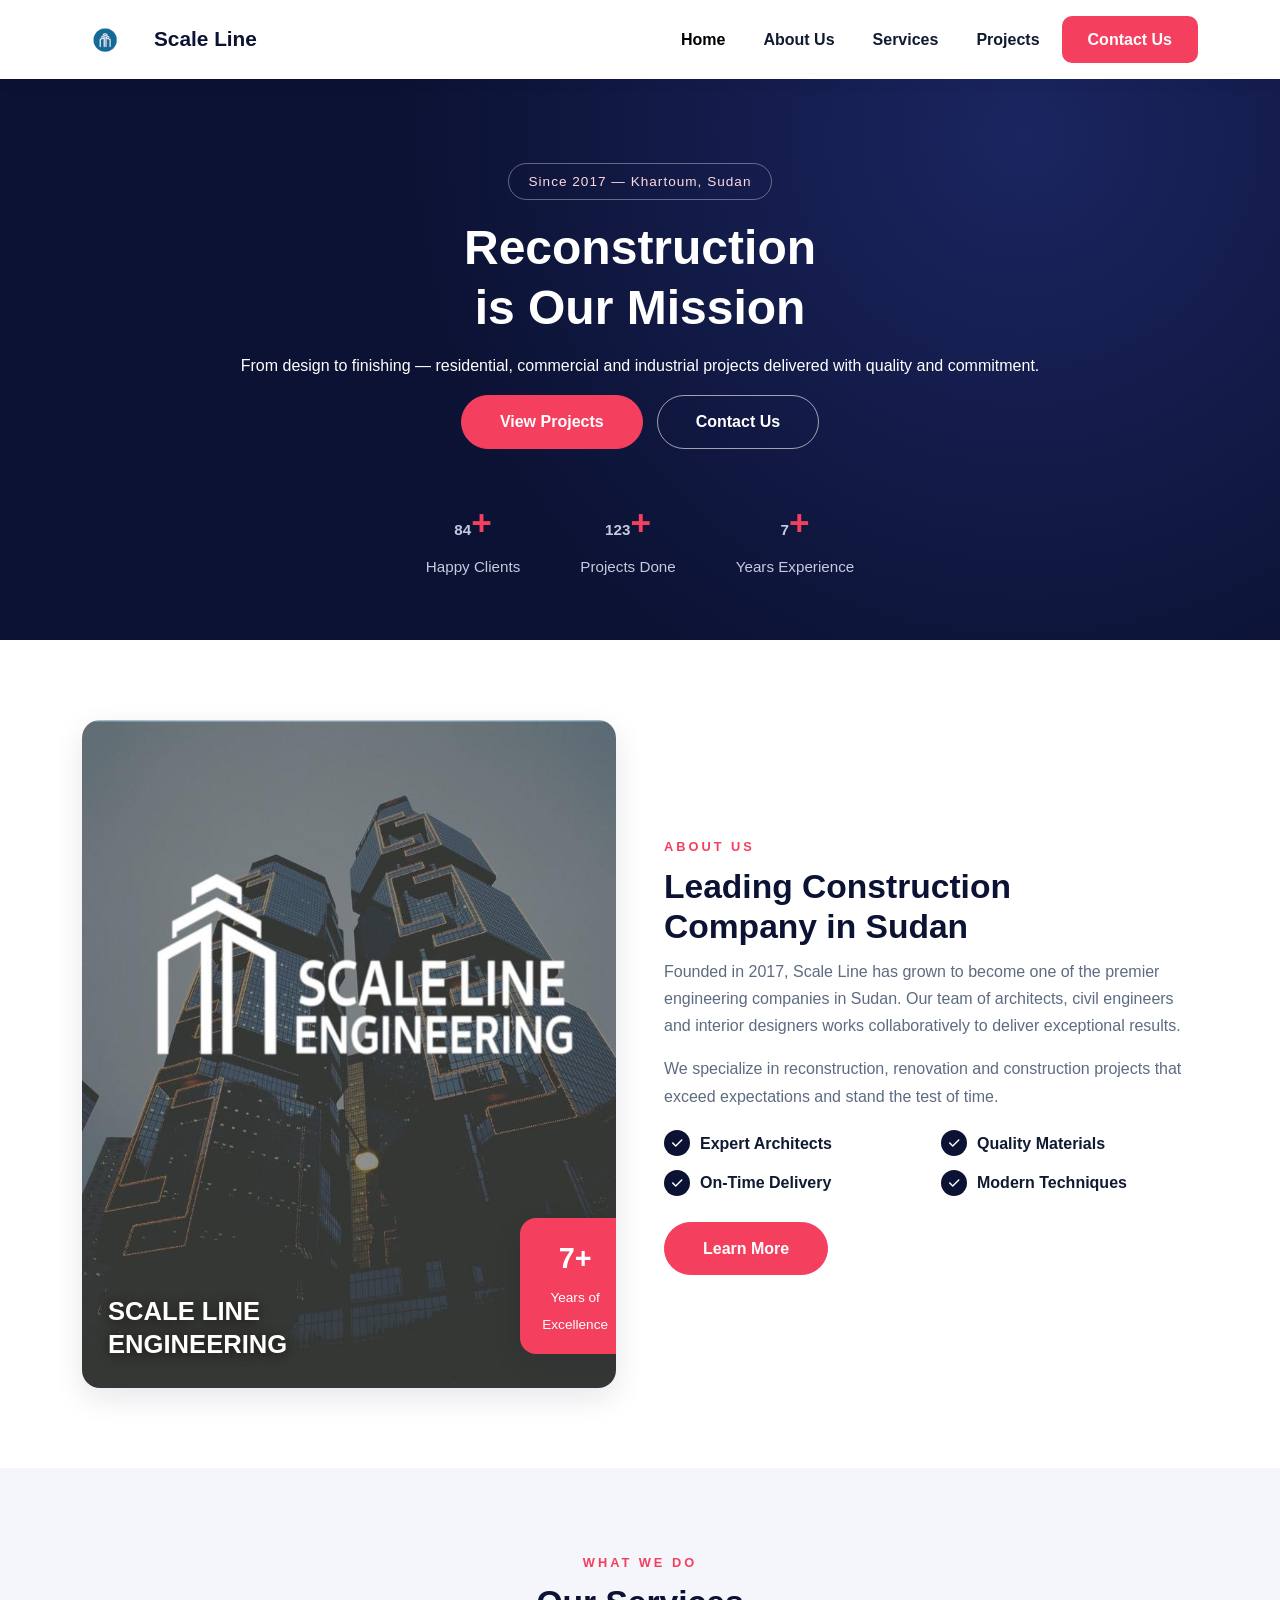
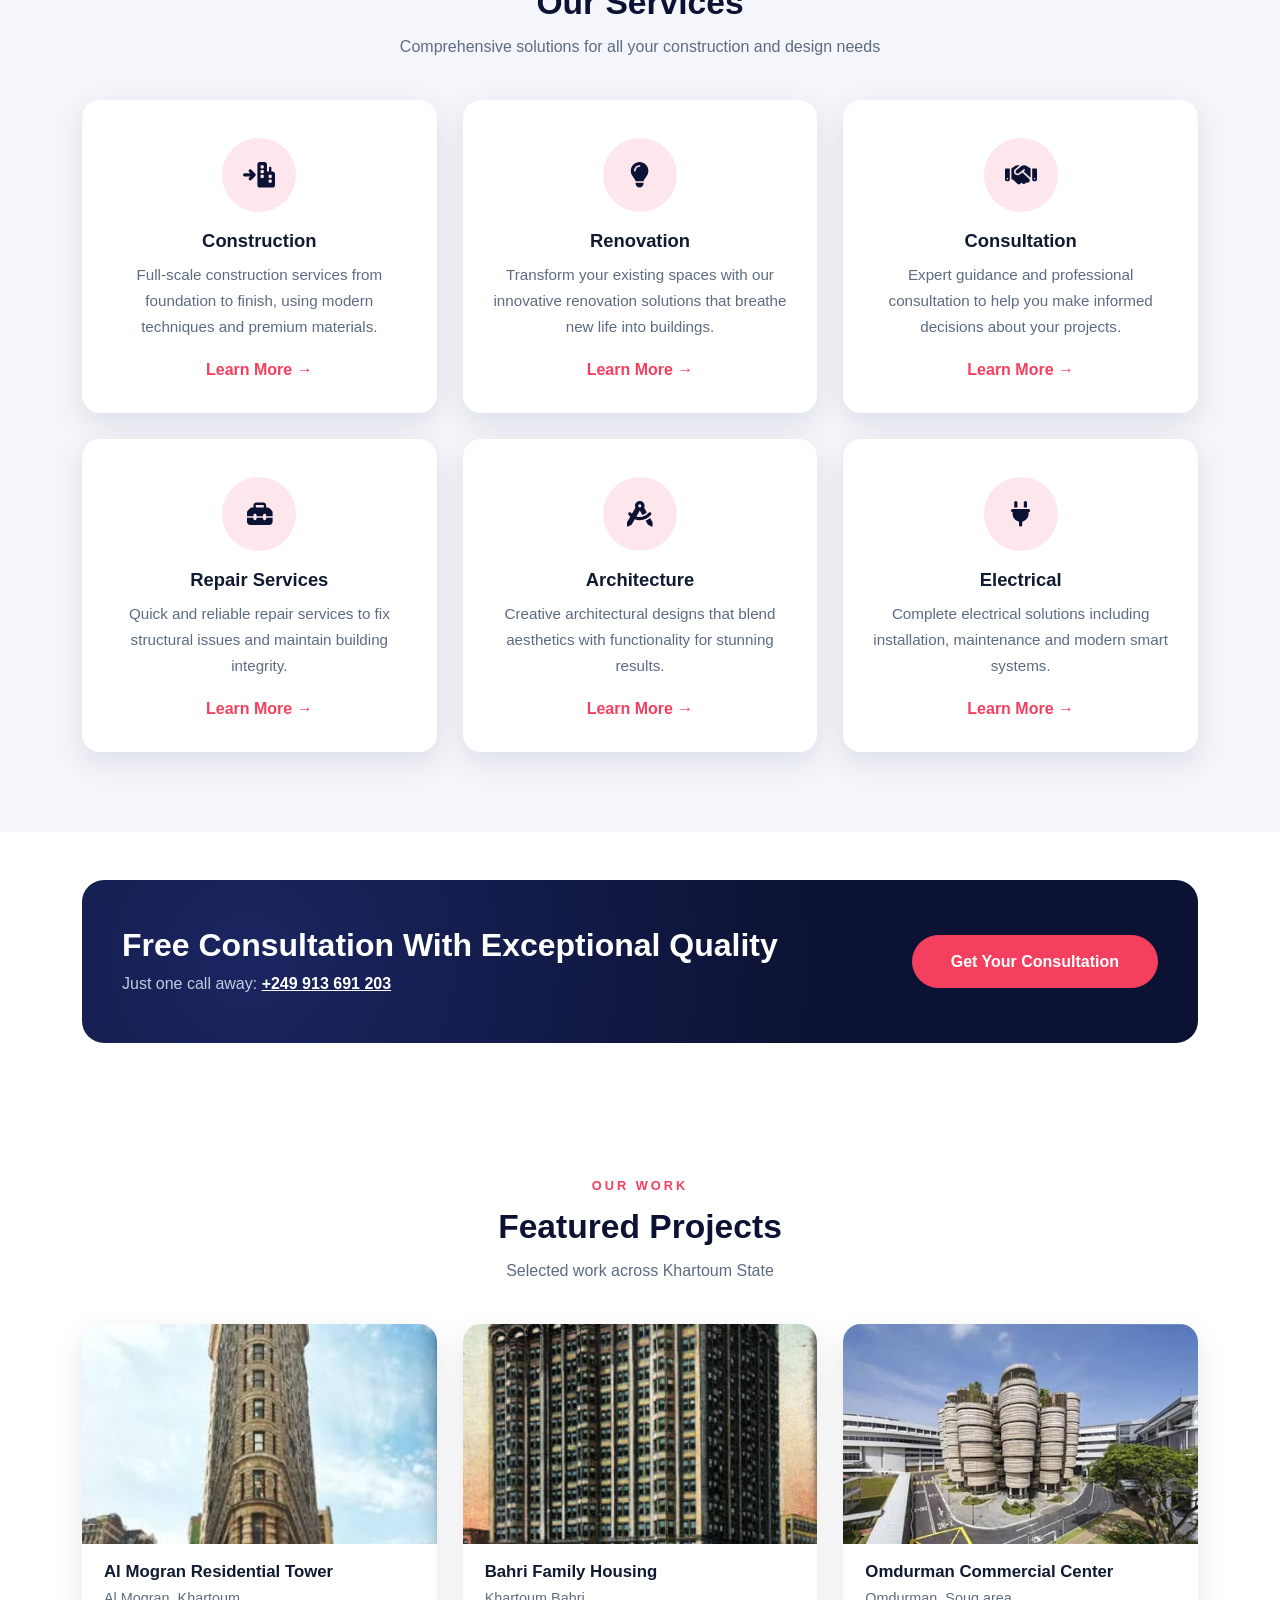
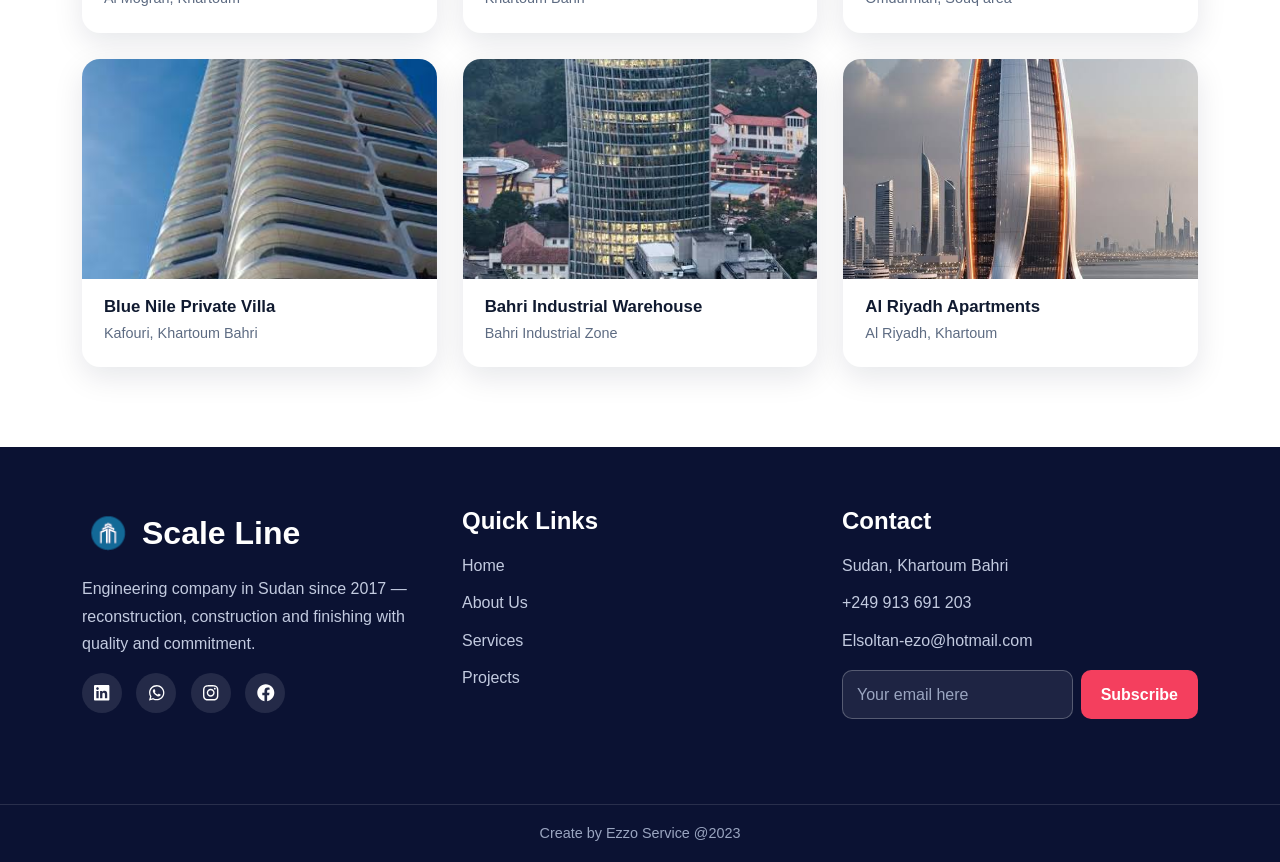
<file: index.html>
<!DOCTYPE html>
<html lang="en">
<head>
    <meta charset="UTF-8">
    <meta name="viewport" content="width=device-width, initial-scale=1.0">
    <meta name="description" content="Scale Line — leading construction company in Sudan since 2017. Construction, renovation, consultation, architecture and finishing.">
    <title>Scale Line | Leading Construction Company in Sudan</title>
    <link rel="stylesheet" href="Css/bootstrap.min.css">
    <link rel="stylesheet" href="Css/all.min.css">
    <link rel="stylesheet" href="Css/style.css">
</head>
<body>

    <nav class="navbar navbar-expand-lg sticky-top">
        <div class="container">
            <a class="logo" href="#home">
                <img class="navbar-brand" src="Images/icon.png" alt="Scale Line logo">
                <h2>Scale Line</h2>
            </a>
            <button class="navbar-toggler" type="button" data-bs-toggle="collapse" data-bs-target="#main" aria-controls="main" aria-expanded="false" aria-label="Toggle navigation">
                <i class="fa-solid fa-bars"></i>
            </button>
            <div class="collapse navbar-collapse" id="main">
                <ul class="navbar-nav ms-auto mb-2 mb-lg-0 align-items-lg-center">
                    <li class="nav-item"><a class="nav-link p-2 p-lg-3 active" aria-current="page" href="#home">Home</a></li>
                    <li class="nav-item"><a class="nav-link p-2 p-lg-3" href="#about">About Us</a></li>
                    <li class="nav-item"><a class="nav-link p-2 p-lg-3" href="#services">Services</a></li>
                    <li class="nav-item"><a class="nav-link p-2 p-lg-3" href="#projects">Projects</a></li>
                    <li class="nav-item"><a class="nav-link p-2 p-lg-3 btn-nav" href="#contact">Contact Us</a></li>
                </ul>
            </div>
        </div>
    </nav>

    <header class="hero" id="home">
        <div class="container">
            <span class="hero-badge">Since 2017 — Khartoum, Sudan</span>
            <h1>Reconstruction<br>is Our Mission</h1>
            <p>From design to finishing — residential, commercial and industrial projects delivered with quality and commitment.</p>
            <div class="hero-cta">
                <a class="btn-coral" href="#projects">View Projects</a>
                <a class="btn-outline-w" href="#contact">Contact Us</a>
            </div>
            <div class="hero-stats">
                <div><b><span data-count="84">0</span>+</b><span>Happy Clients</span></div>
                <div><b><span data-count="123">0</span>+</b><span>Projects Done</span></div>
                <div><b><span data-count="7">0</span>+</b><span>Years Experience</span></div>
            </div>
        </div>
    </header>

    <section class="about-sec" id="about">
        <div class="container">
            <div class="row align-items-center g-5">
                <div class="col-lg-6">
                    <div class="about-img">
                        <img src="Images/Abuot.jpg" alt="Scale Line engineering team at work">
                        <div class="logo-overlay">SCALE LINE<br>ENGINEERING</div>
                        <div class="about-badge"><b>7+</b><span>Years of<br>Excellence</span></div>
                    </div>
                </div>
                <div class="col-lg-6">
                    <span class="kicker">About Us</span>
                    <h2 class="sec-title">Leading Construction<br>Company in Sudan</h2>
                    <p class="sec-sub">Founded in 2017, Scale Line has grown to become one of the premier engineering companies in Sudan. Our team of architects, civil engineers and interior designers works collaboratively to deliver exceptional results.</p>
                    <p class="sec-sub">We specialize in reconstruction, renovation and construction projects that exceed expectations and stand the test of time.</p>
                    <ul class="about-list">
                        <li><span class="tick"><i class="fa-solid fa-check"></i></span>Expert Architects</li>
                        <li><span class="tick"><i class="fa-solid fa-check"></i></span>Quality Materials</li>
                        <li><span class="tick"><i class="fa-solid fa-check"></i></span>On-Time Delivery</li>
                        <li><span class="tick"><i class="fa-solid fa-check"></i></span>Modern Techniques</li>
                    </ul>
                    <a class="btn-coral" href="About.html">Learn More</a>
                </div>
            </div>
        </div>
    </section>

    <section class="services-sec" id="services">
        <div class="container">
            <span class="kicker">What We Do</span>
            <h2 class="sec-title">Our Services</h2>
            <p class="sec-sub">Comprehensive solutions for all your construction and design needs</p>
            <div class="svc-grid">
                <div class="svc-card">
                    <div class="svc-icon"><i class="fa-solid fa-arrow-right-to-city"></i></div>
                    <h3>Construction</h3>
                    <p>Full-scale construction services from foundation to finish, using modern techniques and premium materials.</p>
                    <a href="#contact">Learn More →</a>
                </div>
                <div class="svc-card">
                    <div class="svc-icon"><i class="fa-solid fa-lightbulb"></i></div>
                    <h3>Renovation</h3>
                    <p>Transform your existing spaces with our innovative renovation solutions that breathe new life into buildings.</p>
                    <a href="#contact">Learn More →</a>
                </div>
                <div class="svc-card">
                    <div class="svc-icon"><i class="fa-solid fa-handshake"></i></div>
                    <h3>Consultation</h3>
                    <p>Expert guidance and professional consultation to help you make informed decisions about your projects.</p>
                    <a href="#contact">Learn More →</a>
                </div>
                <div class="svc-card">
                    <div class="svc-icon"><i class="fa-solid fa-toolbox"></i></div>
                    <h3>Repair Services</h3>
                    <p>Quick and reliable repair services to fix structural issues and maintain building integrity.</p>
                    <a href="#contact">Learn More →</a>
                </div>
                <div class="svc-card">
                    <div class="svc-icon"><i class="fa-solid fa-compass-drafting"></i></div>
                    <h3>Architecture</h3>
                    <p>Creative architectural designs that blend aesthetics with functionality for stunning results.</p>
                    <a href="#contact">Learn More →</a>
                </div>
                <div class="svc-card">
                    <div class="svc-icon"><i class="fa-solid fa-plug"></i></div>
                    <h3>Electrical</h3>
                    <p>Complete electrical solutions including installation, maintenance and modern smart systems.</p>
                    <a href="#contact">Learn More →</a>
                </div>
            </div>
        </div>
    </section>

    <div class="container my-5">
        <div class="consult-band">
            <div>
                <h2>Free Consultation With Exceptional Quality</h2>
                <p>Just one call away: <a href="tel:+249913691203" dir="ltr">+249 913 691 203</a></p>
            </div>
            <a class="btn-coral" href="#contact">Get Your Consultation</a>
        </div>
    </div>

    <section class="projects-sec" id="projects">
        <div class="container">
            <span class="kicker">Our Work</span>
            <h2 class="sec-title">Featured Projects</h2>
            <p class="sec-sub">Selected work across Khartoum State</p>
            <div class="proj-grid">
                <div class="proj-card">
                    <img src="Images/project1.jpeg" alt="Al Mogran residential tower in Khartoum" loading="lazy">
                    <div class="proj-body"><h3>Al Mogran Residential Tower</h3><p>Al Mogran, Khartoum</p></div>
                </div>
                <div class="proj-card">
                    <img src="Images/project2.jpeg" alt="Bahri family housing complex" loading="lazy">
                    <div class="proj-body"><h3>Bahri Family Housing</h3><p>Khartoum Bahri</p></div>
                </div>
                <div class="proj-card">
                    <img src="Images/project3.jpeg" alt="Omdurman commercial center" loading="lazy">
                    <div class="proj-body"><h3>Omdurman Commercial Center</h3><p>Omdurman, Souq area</p></div>
                </div>
                <div class="proj-card">
                    <img src="Images/project4.jpeg" alt="Blue Nile private villa" loading="lazy">
                    <div class="proj-body"><h3>Blue Nile Private Villa</h3><p>Kafouri, Khartoum Bahri</p></div>
                </div>
                <div class="proj-card">
                    <img src="Images/project5.jpeg" alt="Bahri industrial warehouse" loading="lazy">
                    <div class="proj-body"><h3>Bahri Industrial Warehouse</h3><p>Bahri Industrial Zone</p></div>
                </div>
                <div class="proj-card">
                    <img src="Images/project6.jpeg" alt="Riyadh district apartments in Khartoum" loading="lazy">
                    <div class="proj-body"><h3>Al Riyadh Apartments</h3><p>Al Riyadh, Khartoum</p></div>
                </div>
            </div>
        </div>
    </section>

    <footer id="contact">
        <div class="container">
            <div class="row g-4">
                <div class="col-md-4 foot-brand">
                    <div class="d-flex align-items-center gap-2 mb-3">
                        <img src="Images/icon.png" alt="Scale Line logo">
                        <h2 class="mb-0">Scale Line</h2>
                    </div>
                    <p>Engineering company in Sudan since 2017 — reconstruction, construction and finishing with quality and commitment.</p>
                    <div class="social-icon">
                        <a href="#" aria-label="LinkedIn"><i class="fab fa-linkedin"></i></a>
                        <a href="https://wa.me/249913691203" aria-label="WhatsApp"><i class="fab fa-whatsapp"></i></a>
                        <a href="#" aria-label="Instagram"><i class="fa-brands fa-instagram"></i></a>
                        <a href="#" aria-label="Facebook"><i class="fa-brands fa-facebook"></i></a>
                    </div>
                </div>
                <div class="col-md-4">
                    <h4>Quick Links</h4>
                    <ul>
                        <li><a href="#home">Home</a></li>
                        <li><a href="#about">About Us</a></li>
                        <li><a href="#services">Services</a></li>
                        <li><a href="#projects">Projects</a></li>
                    </ul>
                </div>
                <div class="col-md-4">
                    <h4>Contact</h4>
                    <ul>
                        <li>Sudan, Khartoum Bahri</li>
                        <li><a href="tel:+249913691203" dir="ltr">+249 913 691 203</a></li>
                        <li><a href="mailto:Elsoltan-ezo@hotmail.com">Elsoltan-ezo@hotmail.com</a></li>
                    </ul>
                    <form class="newsletter-form" id="newsletter-form">
                        <label class="visually-hidden" for="newsletter-email">Email address</label>
                        <input id="newsletter-email" type="email" placeholder="Your email here" required>
                        <button type="submit">Subscribe</button>
                    </form>
                    <p class="newsletter-msg" role="status"></p>
                </div>
            </div>
        </div>
        <div class="signature">
            <p>Create by Ezzo Service @2023</p>
        </div>
    </footer>

    <script src="Js/bootstrap.bundle.min.js"></script>
    <script src="Js/all.min.js"></script>
    <script src="Js/style.js"></script>
</body>
</html>
</file>
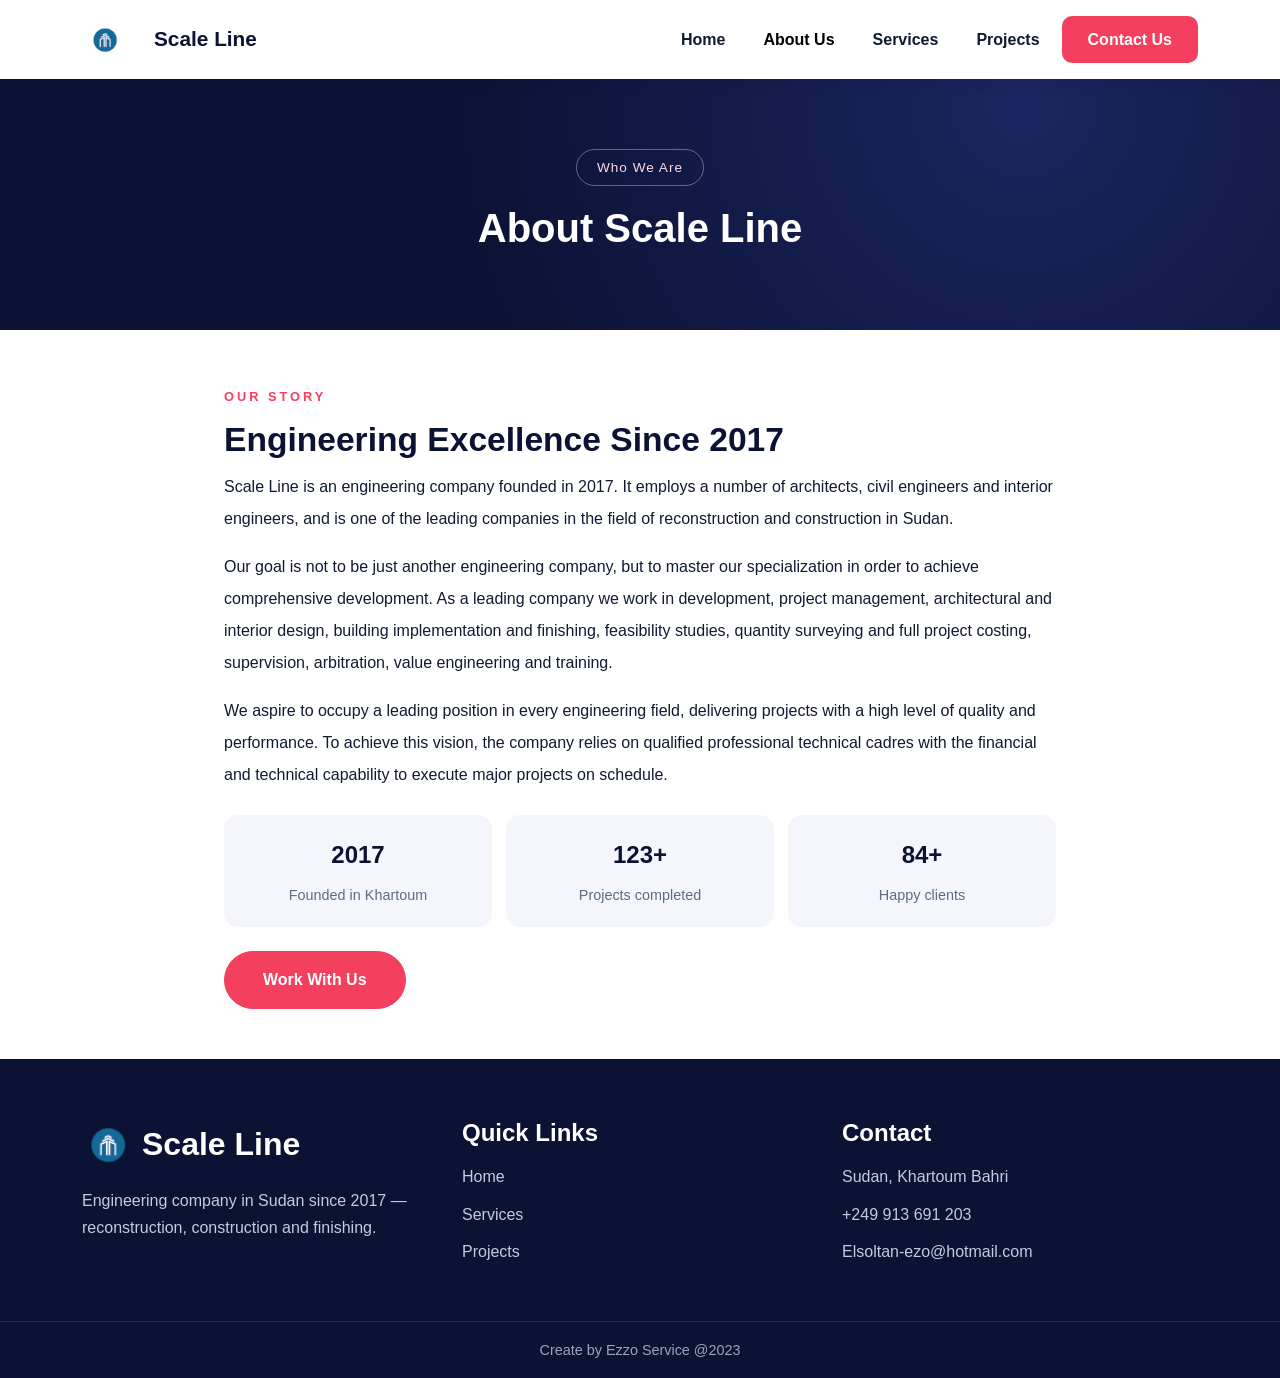
<file: About.html>
<!DOCTYPE html>
<html lang="en">
<head>
    <meta charset="UTF-8">
    <meta name="viewport" content="width=device-width, initial-scale=1.0">
    <meta name="description" content="About Scale Line — engineering company in Sudan since 2017. Development, project management, design and finishing.">
    <title>About Us | Scale Line</title>
    <link rel="stylesheet" href="Css/bootstrap.min.css">
    <link rel="stylesheet" href="Css/all.min.css">
    <link rel="stylesheet" href="Css/style.css">
</head>
<body>
    <nav class="navbar navbar-expand-lg sticky-top">
        <div class="container">
            <a class="logo" href="index.html">
                <img class="navbar-brand" src="Images/icon.png" alt="Scale Line logo">
                <h2>Scale Line</h2>
            </a>
            <button class="navbar-toggler" type="button" data-bs-toggle="collapse" data-bs-target="#main" aria-controls="main" aria-expanded="false" aria-label="Toggle navigation">
                <i class="fa-solid fa-bars"></i>
            </button>
            <div class="collapse navbar-collapse" id="main">
                <ul class="navbar-nav ms-auto mb-2 mb-lg-0 align-items-lg-center">
                    <li class="nav-item"><a class="nav-link p-2 p-lg-3" href="index.html">Home</a></li>
                    <li class="nav-item"><a class="nav-link p-2 p-lg-3 active" aria-current="page" href="#about-top">About Us</a></li>
                    <li class="nav-item"><a class="nav-link p-2 p-lg-3" href="index.html#services">Services</a></li>
                    <li class="nav-item"><a class="nav-link p-2 p-lg-3" href="index.html#projects">Projects</a></li>
                    <li class="nav-item"><a class="nav-link p-2 p-lg-3 btn-nav" href="index.html#contact">Contact Us</a></li>
                </ul>
            </div>
        </div>
    </nav>

    <header class="page-hero" id="about-top">
        <div class="container">
            <span class="hero-badge">Who We Are</span>
            <h1>About Scale Line</h1>
        </div>
    </header>

    <div class="about-page">
        <span class="kicker">Our Story</span>
        <h2 class="sec-title">Engineering Excellence Since 2017</h2>
        <p>
            Scale Line is an engineering company founded in 2017. It employs a number of architects,
            civil engineers and interior engineers, and is one of the leading companies in the field of
            reconstruction and construction in Sudan.
        </p>
        <p>
            Our goal is not to be just another engineering company, but to master our specialization in order
            to achieve comprehensive development. As a leading company we work in development, project management,
            architectural and interior design, building implementation and finishing, feasibility studies,
            quantity surveying and full project costing, supervision, arbitration, value engineering and training.
        </p>
        <p>
            We aspire to occupy a leading position in every engineering field, delivering projects with a high
            level of quality and performance. To achieve this vision, the company relies on qualified professional
            technical cadres with the financial and technical capability to execute major projects on schedule.
        </p>
        <div class="about-facts">
            <div><b>2017</b><span>Founded in Khartoum</span></div>
            <div><b>123+</b><span>Projects completed</span></div>
            <div><b>84+</b><span>Happy clients</span></div>
        </div>
        <a class="btn-coral" href="index.html#contact">Work With Us</a>
    </div>

    <footer>
        <div class="container">
            <div class="row g-4">
                <div class="col-md-4 foot-brand">
                    <div class="d-flex align-items-center gap-2 mb-3">
                        <img src="Images/icon.png" alt="Scale Line logo">
                        <h2 class="mb-0">Scale Line</h2>
                    </div>
                    <p>Engineering company in Sudan since 2017 — reconstruction, construction and finishing.</p>
                </div>
                <div class="col-md-4">
                    <h4>Quick Links</h4>
                    <ul>
                        <li><a href="index.html">Home</a></li>
                        <li><a href="index.html#services">Services</a></li>
                        <li><a href="index.html#projects">Projects</a></li>
                    </ul>
                </div>
                <div class="col-md-4">
                    <h4>Contact</h4>
                    <ul>
                        <li>Sudan, Khartoum Bahri</li>
                        <li><a href="tel:+249913691203" dir="ltr">+249 913 691 203</a></li>
                        <li><a href="mailto:Elsoltan-ezo@hotmail.com">Elsoltan-ezo@hotmail.com</a></li>
                    </ul>
                </div>
            </div>
        </div>
        <div class="signature">
            <p>Create by Ezzo Service @2023</p>
        </div>
    </footer>

    <script src="Js/bootstrap.bundle.min.js"></script>
    <script src="Js/all.min.js"></script>
    <script src="Js/style.js"></script>
</body>
</html>
</file>
<file: Css/style.css>
/* Scale Line — reference design (navy + coral) */
:root{
    --navy: #0b1233;
    --navy-2: #141c4d;
    --coral: #f43f5e;
    --coral-dark: #d92c4b;
    --pink-soft: #fde7ec;
    --bg-soft: #f4f6fb;
    --ink: #101a30;
    --muted: #5d6b82;
    --card: #ffffff;
    --radius: 18px;
    --shadow: 0 10px 30px rgba(11, 18, 51, .10);
}

*{
    padding: 0;
    margin: 0;
    box-sizing: border-box;
    scroll-behavior: smooth;
}

body{
    font-family: "Segoe UI", Tahoma, Arial, sans-serif;
    color: var(--ink);
    background: #fff;
    line-height: 1.7;
}

img{ max-width: 100%; }

/* ---------- Navbar ---------- */
.navbar{
    background: #fff;
    box-shadow: 0 2px 14px rgba(11,18,51,.08);
    padding: 10px 0;
}
.navbar.scrolled{ box-shadow: 0 6px 22px rgba(11,18,51,.16); }
.navbar .logo{
    display: flex;
    align-items: center;
    gap: 10px;
    text-decoration: none;
}
.navbar .logo img{
    width: 46px;
    height: 46px;
    object-fit: contain;
}
.navbar .logo h2{
    font-size: 1.3rem;
    font-weight: 800;
    color: var(--navy);
    margin: 0;
}
.navbar ul li a{
    text-decoration: none;
    color: var(--ink);
    font-weight: 600;
    margin-left: 6px;
    border-radius: 10px;
}
.navbar ul li a:hover,
.navbar ul li a.active{ color: var(--coral); }
.navbar .navbar-toggler{ border-color: var(--navy); }
.navbar .navbar-toggler .fa-bars{ color: var(--navy); }
.navbar .navbar-toggler:focus{ box-shadow: none; }
.btn-nav{
    background: var(--coral);
    color: #fff !important;
    border-radius: 30px;
    padding: 10px 26px !important;
    font-weight: 700;
    white-space: nowrap;
}
.btn-nav:hover{ background: var(--coral-dark); color: #fff !important; }

/* ---------- Hero ---------- */
.hero{
    background: radial-gradient(circle at 80% 10%, #1b2560 0%, var(--navy) 55%);
    color: #fff;
    text-align: center;
    padding: 84px 20px 60px;
}
.hero-badge{
    display: inline-block;
    border: 1px solid rgba(255,255,255,.35);
    border-radius: 24px;
    padding: 6px 20px;
    font-size: .85rem;
    letter-spacing: 1px;
    margin-bottom: 18px;
    color: #ffd9e1;
}
.hero h1{
    font-size: 3rem;
    font-weight: 800;
    line-height: 1.25;
    margin-bottom: 14px;
}
.hero > p{
    color: #c3cbe0;
    max-width: 640px;
    margin: 0 auto 26px;
    font-size: 1.05rem;
}
.hero-cta{
    display: flex;
    gap: 14px;
    justify-content: center;
    flex-wrap: wrap;
    margin-bottom: 44px;
}
.btn-coral{
    display: inline-block;
    background: var(--coral);
    color: #fff;
    font-weight: 700;
    border-radius: 30px;
    padding: 12px 38px;
    text-decoration: none;
    border: 1px solid var(--coral);
    transition: background .25s, transform .25s;
}
.btn-coral:hover{ background: var(--coral-dark); color: #fff; transform: translateY(-2px); }
.btn-outline-w{
    display: inline-block;
    background: transparent;
    color: #fff;
    font-weight: 700;
    border-radius: 30px;
    padding: 12px 38px;
    text-decoration: none;
    border: 1px solid rgba(255,255,255,.6);
    transition: background .25s, transform .25s;
}
.btn-outline-w:hover{ background: rgba(255,255,255,.12); color: #fff; transform: translateY(-2px); }
.hero-stats{
    display: flex;
    gap: 60px;
    justify-content: center;
    flex-wrap: wrap;
}
.hero-stats b{
    display: block;
    font-size: 2.2rem;
    font-weight: 800;
    color: var(--coral);
}
.hero-stats span{ color: #c3cbe0; font-size: .95rem; }

/* ---------- Section heads ---------- */
.kicker{
    color: var(--coral);
    font-weight: 700;
    letter-spacing: 3px;
    font-size: .8rem;
    text-transform: uppercase;
}
.sec-title{
    font-weight: 800;
    color: var(--navy);
    font-size: 2.1rem;
    margin: 8px 0 10px;
}
.sec-sub{ color: var(--muted); }

/* ---------- About ---------- */
.about-sec{ padding: 80px 0; }
.about-img{
    position: relative;
    border-radius: var(--radius);
    overflow: hidden;
    box-shadow: var(--shadow);
    min-height: 420px;
}
.about-img img{
    width: 100%;
    height: 100%;
    min-height: 420px;
    object-fit: cover;
    display: block;
}
.about-img .logo-overlay{
    position: absolute;
    left: 26px;
    bottom: 26px;
    color: #fff;
    font-weight: 800;
    font-size: 1.6rem;
    line-height: 1.3;
    text-shadow: 0 2px 12px rgba(0,0,0,.6);
}
.about-badge{
    position: absolute;
    right: -14px;
    bottom: 34px;
    background: var(--coral);
    color: #fff;
    border-radius: 16px;
    padding: 16px 22px;
    text-align: center;
    box-shadow: var(--shadow);
}
.about-badge b{ display: block; font-size: 1.8rem; }
.about-badge span{ font-size: .85rem; }
.about-list{
    list-style: none;
    padding: 0;
    margin: 20px 0 26px;
    display: grid;
    grid-template-columns: 1fr 1fr;
    gap: 12px 20px;
}
.about-list li{
    display: flex;
    align-items: center;
    gap: 10px;
    font-weight: 600;
}
.about-list .tick{
    width: 26px;
    height: 26px;
    flex: 0 0 26px;
    border-radius: 50%;
    background: var(--navy);
    color: #fff;
    font-size: .75rem;
    display: inline-flex;
    align-items: center;
    justify-content: center;
}

/* ---------- Services ---------- */
.services-sec{
    background: var(--bg-soft);
    padding: 80px 0;
    text-align: center;
}
.svc-grid{
    display: grid;
    grid-template-columns: repeat(3, minmax(0, 1fr));
    gap: 26px;
    margin-top: 40px;
}
.svc-card{
    background: var(--card);
    border-radius: var(--radius);
    box-shadow: var(--shadow);
    padding: 38px 28px 30px;
    transition: transform .3s, box-shadow .3s;
}
.svc-card:hover{
    transform: translateY(-8px);
    box-shadow: 0 18px 44px rgba(11,18,51,.16);
}
.svc-icon{
    width: 74px;
    height: 74px;
    border-radius: 50%;
    background: var(--pink-soft);
    color: var(--navy);
    font-size: 1.6rem;
    display: inline-flex;
    align-items: center;
    justify-content: center;
    margin-bottom: 18px;
}
.svc-card h3{ font-size: 1.15rem; font-weight: 800; margin-bottom: 10px; }
.svc-card p{ color: var(--muted); font-size: .95rem; margin-bottom: 16px; }
.svc-card a{
    color: var(--coral);
    font-weight: 700;
    text-decoration: none;
}
.svc-card a:hover{ color: var(--coral-dark); }

/* ---------- Consultation band ---------- */
.consult-band{
    background: radial-gradient(circle at 15% 50%, #1b2560 0%, var(--navy) 60%);
    color: #fff;
    border-radius: 22px;
    padding: 46px 40px;
    display: flex;
    align-items: center;
    justify-content: space-between;
    gap: 24px;
    flex-wrap: wrap;
}
.consult-band h2{ font-weight: 800; margin-bottom: 6px; }
.consult-band p{ color: #c3cbe0; margin: 0; }
.consult-band p a{ color: #fff; font-weight: 700; }

/* ---------- Projects ---------- */
.projects-sec{ padding: 80px 0; text-align: center; }
.proj-grid{
    display: grid;
    grid-template-columns: repeat(3, minmax(0, 1fr));
    gap: 26px;
    margin-top: 40px;
    text-align: start;
}
.proj-card{
    background: var(--card);
    border-radius: var(--radius);
    overflow: hidden;
    box-shadow: var(--shadow);
    transition: transform .3s, box-shadow .3s;
}
.proj-card:hover{
    transform: translateY(-8px);
    box-shadow: 0 18px 44px rgba(11,18,51,.16);
}
.proj-card img{
    width: 100%;
    height: 220px;
    object-fit: cover;
    display: block;
}
.proj-card .proj-body{ padding: 18px 22px 22px; }
.proj-card h3{ font-size: 1.05rem; font-weight: 800; margin-bottom: 4px; }
.proj-card p{ color: var(--muted); font-size: .9rem; margin: 0; }

/* ---------- Footer ---------- */
footer{
    background: var(--navy);
    color: #c3cbe0;
    padding: 60px 0 0;
    margin-top: 0;
}
footer h4{ color: #fff; font-weight: 800; margin-bottom: 16px; }
footer a{ color: #c3cbe0; text-decoration: none; }
footer a:hover{ color: #fff; }
footer ul{ list-style: none; padding: 0; }
footer ul li{ margin-bottom: 10px; }
.foot-brand img{ width: 52px; height: 52px; object-fit: contain; }
.foot-brand h2{ color: #fff; font-weight: 800; }
.social-icon a{
    display: inline-flex;
    align-items: center;
    justify-content: center;
    width: 40px;
    height: 40px;
    border-radius: 50%;
    background: rgba(255,255,255,.1);
    color: #fff;
    font-size: 1.1rem;
    margin-right: 10px;
    transition: background .25s, transform .25s;
}
.social-icon a:hover{ background: var(--coral); transform: translateY(-3px); color: #fff; }
.newsletter-form{ display: flex; gap: 8px; margin: 12px 0; }
.newsletter-form input{
    flex: 1;
    border-radius: 10px;
    border: 1px solid rgba(255,255,255,.25);
    background: rgba(255,255,255,.08);
    color: #fff;
    padding: 10px 14px;
}
.newsletter-form input::placeholder{ color: #9aa5c0; }
.newsletter-form button{
    background: var(--coral);
    color: #fff;
    border: none;
    border-radius: 10px;
    padding: 10px 20px;
    font-weight: 700;
}
.newsletter-form button:hover{ background: var(--coral-dark); }
.newsletter-msg{ font-size: .9rem; color: #7ee2a8; min-height: 1.2em; }
.signature{
    border-top: 1px solid rgba(255,255,255,.12);
    margin-top: 40px;
    padding: 16px 0;
    text-align: center;
    color: #9aa5c0;
    font-size: .9rem;
}
.signature p{ margin: 0; }
.signature span{ color: var(--coral); font-weight: 700; }

/* ---------- About page ---------- */
.page-hero{
    background: radial-gradient(circle at 80% 10%, #1b2560 0%, var(--navy) 55%);
    color: #fff;
    text-align: center;
    padding: 70px 20px;
}
.page-hero h1{ font-weight: 800; }
.about-page{
    max-width: 880px;
    margin: 50px auto;
    padding: 0 24px;
    line-height: 2;
}
.about-facts{
    display: flex;
    gap: 14px;
    flex-wrap: wrap;
    margin: 24px 0;
}
.about-facts div{
    flex: 1 1 160px;
    background: var(--bg-soft);
    border-radius: 14px;
    padding: 16px;
    text-align: center;
}
.about-facts b{ display: block; font-size: 1.5rem; color: var(--navy); }
.about-facts span{ color: var(--muted); font-size: .9rem; }

/* ---------- Accessibility / responsive ---------- */
a:focus-visible,
button:focus-visible,
input:focus-visible{
    outline: 3px solid var(--coral);
    outline-offset: 2px;
}
@media (prefers-reduced-motion: reduce){
    *{ scroll-behavior: auto; transition: none !important; }
}
@media (max-width: 992px){
    .svc-grid, .proj-grid{ grid-template-columns: repeat(2, minmax(0, 1fr)); }
    .hero h1{ font-size: 2.2rem; }
    .about-badge{ right: 12px; }
}
@media (max-width: 576px){
    .svc-grid, .proj-grid{ grid-template-columns: 1fr; }
    .about-list{ grid-template-columns: 1fr; }
    .hero-stats{ gap: 28px; }
    .consult-band{ padding: 34px 24px; }
}
</file>
